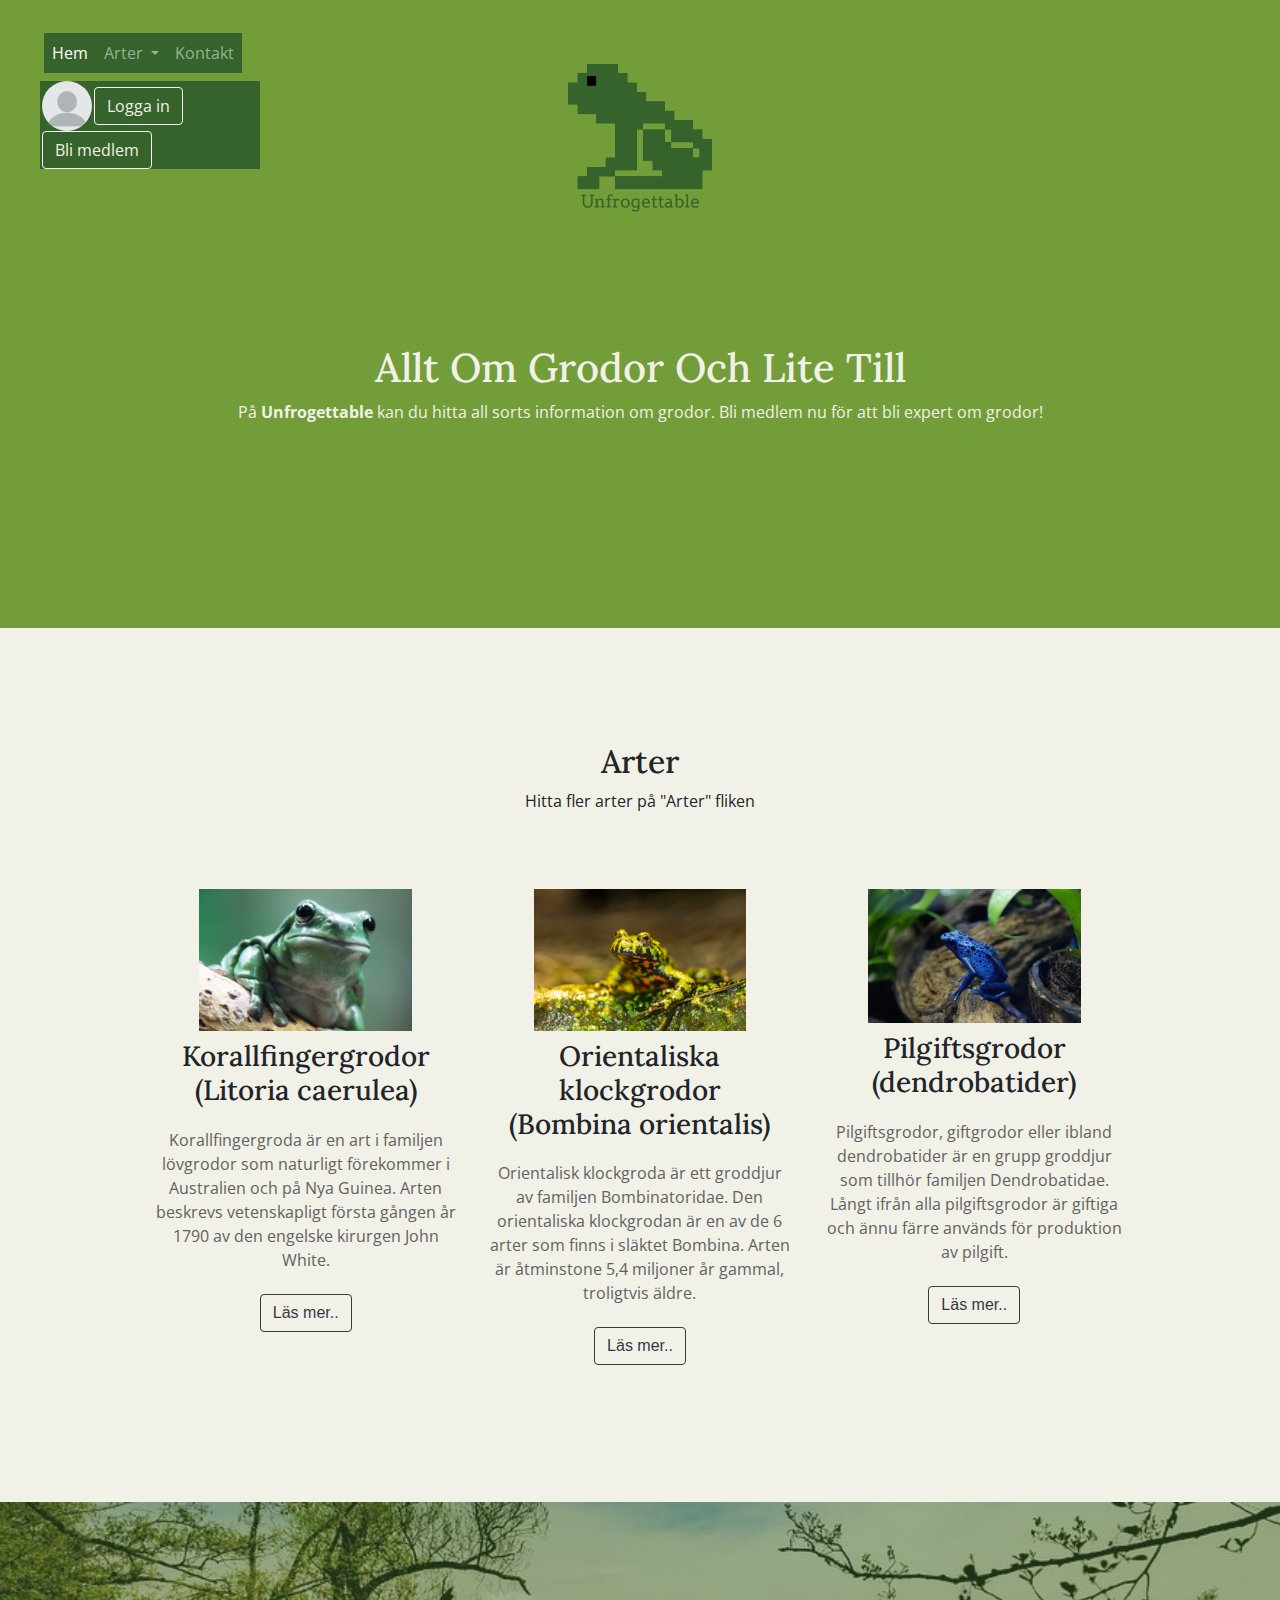
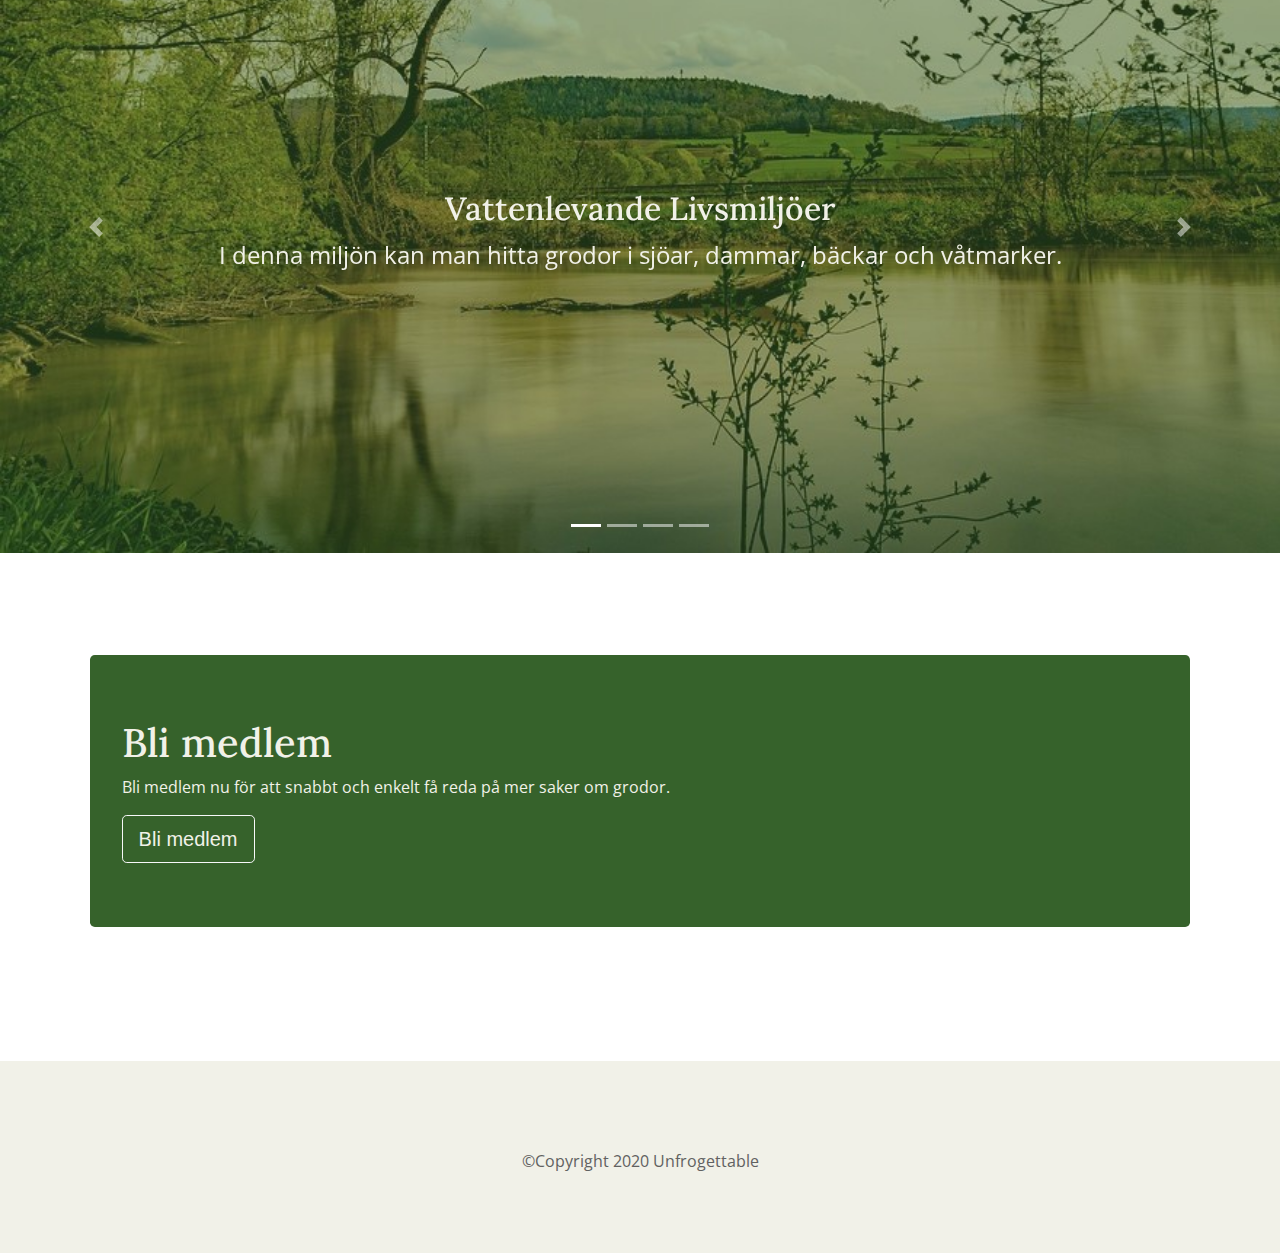
<file: index.html>
<!DOCTYPE html>
<html lang="sv">

<head>
	<meta charset="UTF-8">
	<link rel="stylesheet" href="main.css">
	<!-- Bootstrap: CSS -->
	<link rel="stylesheet" href="https://stackpath.bootstrapcdn.com/bootstrap/4.3.1/css/bootstrap.min.css" integrity="sha384-ggOyR0iXCbMQv3Xipma34MD+dH/1fQ784/j6cY/iJTQUOhcWr7x9JvoRxT2MZw1T" crossorigin="anonymous">
	<!-- Bootstrap: JS -->
	<script src="https://code.jquery.com/jquery-3.3.1.slim.min.js" integrity="sha384-q8i/X+965DzO0rT7abK41JStQIAqVgRVzpbzo5smXKp4YfRvH+8abtTE1Pi6jizo" crossorigin="anonymous"></script>
	<script src="https://cdnjs.cloudflare.com/ajax/libs/popper.js/1.14.7/umd/popper.min.js" integrity="sha384-UO2eT0CpHqdSJQ6hJty5KVphtPhzWj9WO1clHTMGa3JDZwrnQq4sF86dIHNDz0W1" crossorigin="anonymous"></script>
	<script src="https://stackpath.bootstrapcdn.com/bootstrap/4.3.1/js/bootstrap.min.js" integrity="sha384-JjSmVgyd0p3pXB1rRibZUAYoIIy6OrQ6VrjIEaFf/nJGzIxFDsf4x0xIM+B07jRM" crossorigin="anonymous"></script>
	<!-- Google Fonts: Arvo & Open Sans -->
	<link href="https://fonts.googleapis.com/css2?family=Arvo&family=Open+Sans&display=swap" rel="stylesheet">
	<!-- Font Awesome -->
	<link rel="stylesheet" href="https://pro.fontawesome.com/releases/v5.10.0/css/all.css" integrity="sha384-AYmEC3Yw5cVb3ZcuHtOA93w35dYTsvhLPVnYs9eStHfGJvOvKxVfELGroGkvsg+p" crossorigin="anonymous" />

	<link rel="icon" href="favicon.ico" type="image" sizes="16x16">

	<title>Unfrogettable</title>
</head>

<body>
	<button onclick="topFunction()" id="myBtn" title="Gå högst upp">Top</button>
	<section id="titel">
		<div class="container-fluid">
			<!-- Navbar -->

			<div class="header">
				<nav class="navbar navbar-expand-lg navbar-dark">
					<a class="navbar-brand" href="#"><img src="unfrogettableLogo.png" alt="Logga"></a>
					<button class="navbar-toggler" type="button" data-toggle="collapse" data-target="#navbarSupportedContent" aria-controls="navbarSupportedContent" aria-expanded="false" aria-label="Toggle navigation">
						<span class="navbar-toggler-icon"></span>
					</button>

					<div class="collapse navbar-collapse" id="navbarSupportedContent">
						<ul class="navbar-nav mr-auto">
							<li class="nav-item active">
								<a class="nav-link" href="index.html"><i class="fas fa-home"></i> Hem<span class="sr-only">(current)</span></a>
							</li>
							<li class="nav-item dropdown">
								<a class="nav-link dropdown-toggle" href="arter.html" id="navbarDropdown" role="button" data-toggle="dropdown" aria-haspopup="true" aria-expanded="false">
									<i class="fas fa-frog"></i> Arter
								</a>
								<div class="dropdown-menu" aria-labelledby="navbarDropdown">
									<a class="dropdown-item" href="arter.html">Visa alla arter</a>
									<a class="dropdown-item" href="korallfingergrodor.html">Korallfingergrodor</a>
									<a class="dropdown-item" href="#">Orientaliska klockgrodor</a>
									<a class="dropdown-item" href="#">Pilgiftsgrodor</a>
									<a class="dropdown-item" href="#">Åkergroda</a>
									<a class="dropdown-item" href="#">Lövgroda</a>
									<a class="dropdown-item" href="#">Gölgroda</a>
									<a class="dropdown-item" href="#">Långbensgroda</a>
								</div>
							</li>

							<li class="nav-item">
								<a class="nav-link" href="medlem.html"><i class="far fa-envelope"></i> Kontakt</a>
							</li>

						</ul>
					</div>
				</nav>
				<div class="medlem-login">
					<form class=" form-inline my-2 my-lg-0">
						<img src="profilepic.png" class="medlem-padd" alt="Profil Bild">
						<a class="btn btn-outline-light medlem-padd" href="medlem.html" role="button">Logga in</a>
						<a class="btn btn-outline-light medlem-padd" href="medlem.html" role="button">Bli medlem</a>
					</form>
				</div>
			</div>
			<!-- Titel -->

			<div class="slogan">
				<h1>Allt Om Grodor Och Lite Till</h1>
				<p>På <strong>Unfrogettable</strong> kan du hitta all sorts information om grodor. Bli medlem nu för att bli expert om grodor!</p>
			</div>
		</div>

	</section>

	<section id="arter">
		<h2>Arter</h2>
		<p>Hitta fler arter på "Arter" fliken</p>
		<div class="row">

			<div class="arter-box col-lg-4">
				<img src="korallfingergrodor.png" alt="Korallfingergrodor">
				<h3>Korallfingergrodor <br> (Litoria caerulea)</h3>
				<p>Korallfingergroda är en art i familjen lövgrodor som naturligt förekommer i Australien och på Nya Guinea. Arten beskrevs vetenskapligt första gången år 1790 av den engelske kirurgen John White.</p>
				<a href="#" class="btn btn-outline-dark"><i class="fas fa-frog"></i> Läs mer..</a>
			</div>

			<div class="arter-box col-lg-4">
				<img src="orientaliskaKlockgrodor.jpg" alt="Orientaliska klockgrodor">
				<h3>Orientaliska klockgrodor <br> (Bombina orientalis)</h3>
				<p>Orientalisk klockgroda är ett groddjur av familjen Bombinatoridae. Den orientaliska klockgrodan är en av de 6 arter som finns i släktet Bombina. Arten är åtminstone 5,4 miljoner år gammal, troligtvis äldre.</p>
				<a href="#" class="btn btn-outline-dark"><i class="fas fa-frog"></i> Läs mer..</a>
			</div>

			<div class="arter-box col-lg-4">
				<img src="pilgiftsgrodor.jpg" alt="Pilgiftsgrodor">
				<h3>Pilgiftsgrodor <br> (dendrobatider) </h3>
				<p>Pilgiftsgrodor, giftgrodor eller ibland dendrobatider är en grupp groddjur som tillhör familjen Dendrobatidae. Långt ifrån alla pilgiftsgrodor är giftiga och ännu färre används för produktion av pilgift.</p>
				<a href="#" class="btn btn-outline-dark"><i class="fas fa-frog"></i> Läs mer..</a>
			</div>
		</div>

	</section>

	<section id="miljo">

		<div id="carouselExampleCaptions" class="carousel slide" data-ride="carousel">
			<ol class="carousel-indicators">
				<li data-target="#carouselExampleCaptions" data-slide-to="0" class="active"></li>
				<li data-target="#carouselExampleCaptions" data-slide-to="1"></li>
				<li data-target="#carouselExampleCaptions" data-slide-to="2"></li>
				<li data-target="#carouselExampleCaptions" data-slide-to="3"></li>
			</ol>
			<div class="carousel-inner">
				<div class="carousel-item active">
					<img src="vattenLivsmiljo.jpg" class="d-block w-100" alt="1">
					<div class="carousel-caption d-none d-md-block">
						<h3>Vattenlevande Livsmiljöer</h3>
						<p>I denna miljön kan man hitta grodor i sjöar, dammar, bäckar och våtmarker.</p>
					</div>
				</div>
				<div class="carousel-item">
					<img src="sandLivsmiljo.jpg" class="d-block w-100" alt="2">
					<div class="carousel-caption d-none d-md-block">
						<h3>Sandiga Livsmiljöer</h3>
						<p>I denna miljön kan man hitta grodor i sandjord, gräsmark och halvökenförhållanden.</p>
					</div>
				</div>
				<div class="carousel-item">
					<img src="tropiskLivsmiljo.jpg" class="d-block w-100" alt="3">
					<div class="carousel-caption d-none d-md-block">
						<h3>Tropiska Livsmiljöer</h3>
						<p>I denna miljö kan man hitta grodor i regnskogar.</p>
					</div>
				</div>
				<div class="carousel-item">
					<img src="grasmarkLivsmiljo.jpg" class="d-block w-100" alt="4">
					<div class="carousel-caption d-none d-md-block">
						<h3>Gräsmarks Livsmiljöer</h3>
						<p>I denna miljö kan man hitta grodor i parker, gräsmark och trädgårdar.</p>
					</div>
				</div>
			</div>
			<a class="carousel-control-prev" href="#carouselExampleCaptions" role="button" data-slide="prev">
				<span class="carousel-control-prev-icon" aria-hidden="true"></span>
				<span class="sr-only">Previous</span>
			</a>
			<a class="carousel-control-next" href="#carouselExampleCaptions" role="button" data-slide="next">
				<span class="carousel-control-next-icon" aria-hidden="true"></span>
				<span class="sr-only">Next</span>
			</a>
		</div>

	</section>

	<section id="medlem">

		<div class="jumbotron">
			<h1><i class="fas fa-frog"></i> Bli medlem</h1>
			<p>Bli medlem nu för att snabbt och enkelt få reda på mer saker om grodor.</p>
			<a class="btn btn-outline-light btn-lg" href="medlem.html" role="button">Bli medlem</a>
		</div>
	</section>
	<section id="footer">
		<footer>
			<i class="footer-icons fab fa-twitter"></i>
			<i class="footer-icons fab fa-facebook-f"></i>
			<i class="footer-icons fab fa-instagram"></i>
			<i class="footer-icons fas fa-envelope"></i>
			<p class="footer-p">©Copyright 2020 Unfrogettable</p>
		</footer>
	</section>
	<script src="main.js"></script>
</body>

</html>
</file>
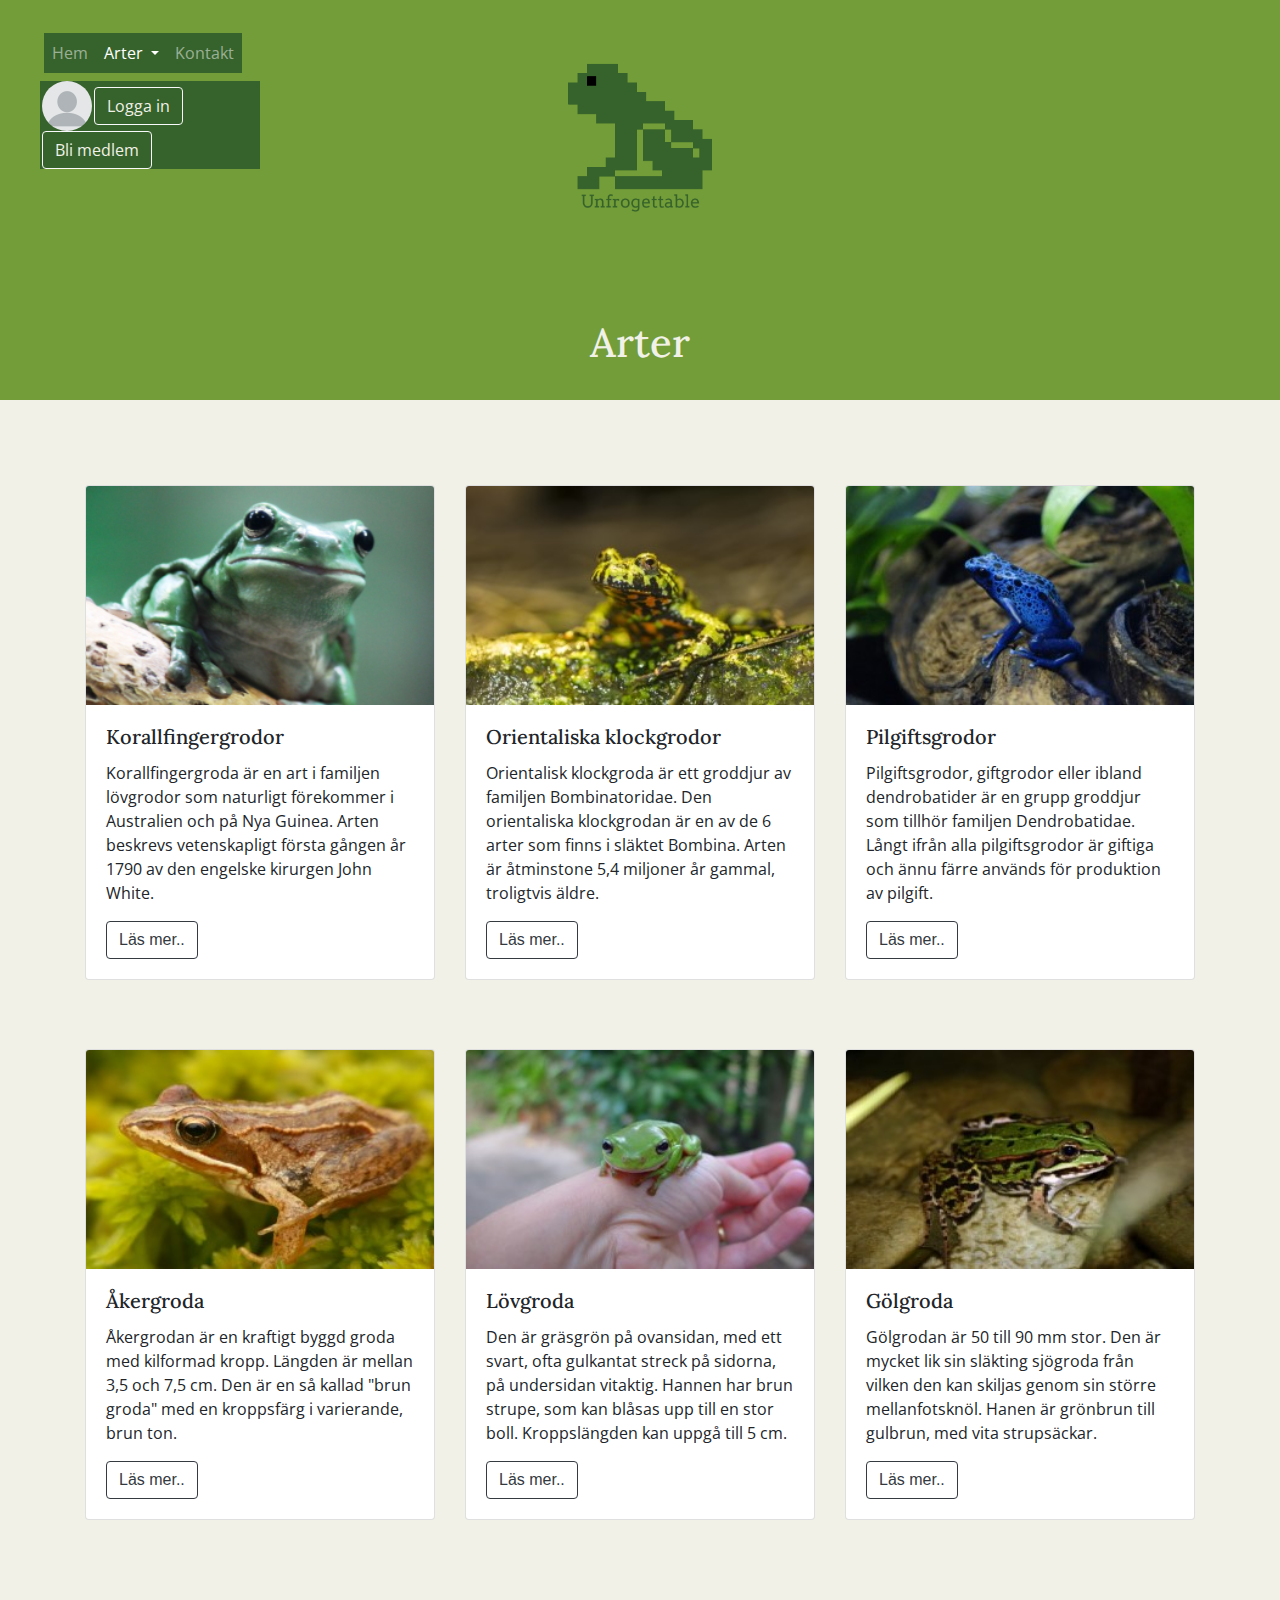
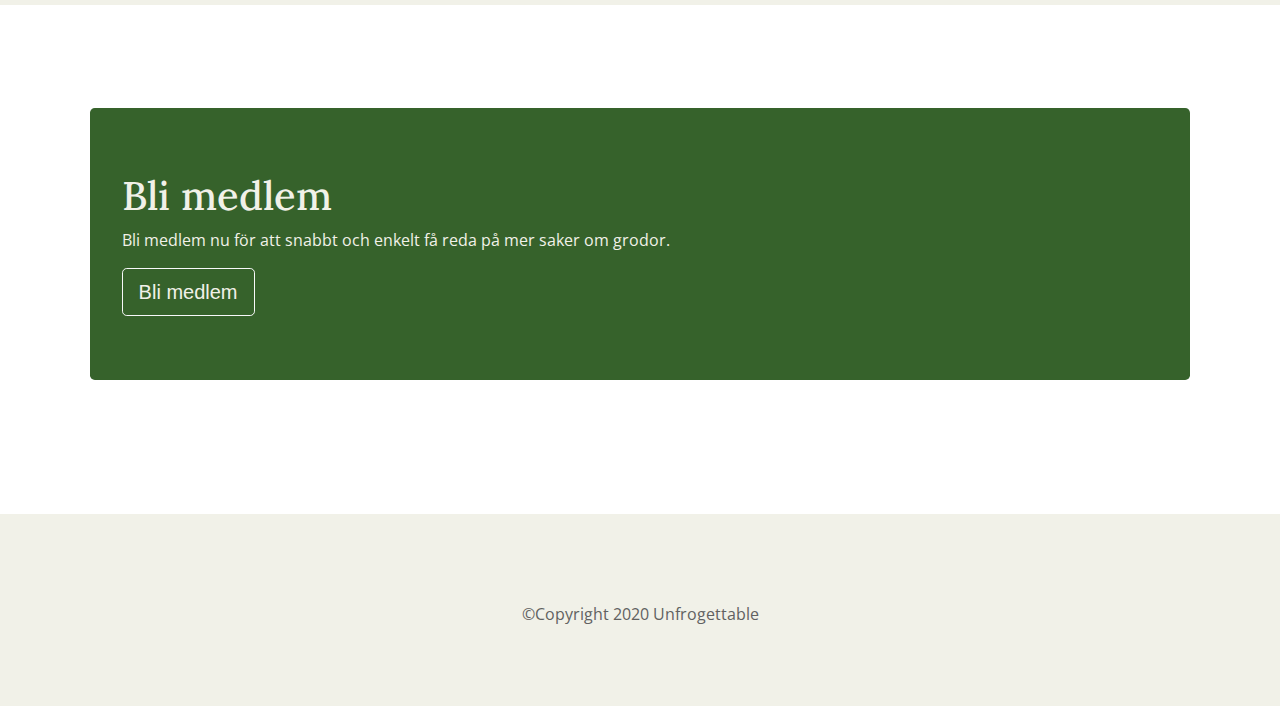
<file: arter.html>
<!DOCTYPE html>
<html lang="sv">

<head>
	<meta charset="UTF-8">
	<link rel="stylesheet" href="main.css">
	<!-- Bootstrap: CSS -->
	<link rel="stylesheet" href="https://stackpath.bootstrapcdn.com/bootstrap/4.3.1/css/bootstrap.min.css" integrity="sha384-ggOyR0iXCbMQv3Xipma34MD+dH/1fQ784/j6cY/iJTQUOhcWr7x9JvoRxT2MZw1T" crossorigin="anonymous">
	<!-- Bootstrap: JS -->
	<script src="https://code.jquery.com/jquery-3.3.1.slim.min.js" integrity="sha384-q8i/X+965DzO0rT7abK41JStQIAqVgRVzpbzo5smXKp4YfRvH+8abtTE1Pi6jizo" crossorigin="anonymous"></script>
	<script src="https://cdnjs.cloudflare.com/ajax/libs/popper.js/1.14.7/umd/popper.min.js" integrity="sha384-UO2eT0CpHqdSJQ6hJty5KVphtPhzWj9WO1clHTMGa3JDZwrnQq4sF86dIHNDz0W1" crossorigin="anonymous"></script>
	<script src="https://stackpath.bootstrapcdn.com/bootstrap/4.3.1/js/bootstrap.min.js" integrity="sha384-JjSmVgyd0p3pXB1rRibZUAYoIIy6OrQ6VrjIEaFf/nJGzIxFDsf4x0xIM+B07jRM" crossorigin="anonymous"></script>
	<!-- Google Fonts: Arvo & Open Sans -->
	<link href="https://fonts.googleapis.com/css2?family=Arvo&family=Open+Sans&display=swap" rel="stylesheet">
	<!-- Font Awesome -->
	<link rel="stylesheet" href="https://pro.fontawesome.com/releases/v5.10.0/css/all.css" integrity="sha384-AYmEC3Yw5cVb3ZcuHtOA93w35dYTsvhLPVnYs9eStHfGJvOvKxVfELGroGkvsg+p" crossorigin="anonymous" />

	<link rel="icon" href="favicon.ico" type="image" sizes="16x16">

	<title>Unfrogettable - Arter</title>
</head>

<body>
	<button onclick="topFunction()" id="myBtn" title="Gå högst upp">Top</button>
	<section id="titel">
		<div class="container-fluid">
			<!-- Navbar -->

			<div class="header">
				<nav class="navbar navbar-expand-lg navbar-dark">
					<a class="navbar-brand" href="#"><img src="unfrogettableLogo.png" alt="Logga"></a>
					<button class="navbar-toggler" type="button" data-toggle="collapse" data-target="#navbarSupportedContent" aria-controls="navbarSupportedContent" aria-expanded="false" aria-label="Toggle navigation">
						<span class="navbar-toggler-icon"></span>
					</button>

					<div class="collapse navbar-collapse" id="navbarSupportedContent">
						<ul class="navbar-nav mr-auto">
							<li class="nav-item ">
								<a class="nav-link" href="index.html"><i class="fas fa-home"></i> Hem<span class="sr-only">(current)</span></a>
							</li>
							<li class="nav-item dropdown">
								<a class="nav-link dropdown-toggle active" href="arter.html" id="navbarDropdown" role="button" data-toggle="dropdown" aria-haspopup="true" aria-expanded="false">
									<i class="fas fa-frog"></i> Arter
								</a>
								<div class="dropdown-menu" aria-labelledby="navbarDropdown">
									<a class="dropdown-item" href="arter.html">Visa alla arter</a>
									<a class="dropdown-item" href="korallfingergrodor.html">Korallfingergrodor</a>
									<a class="dropdown-item" href="#">Orientaliska klockgrodor</a>
									<a class="dropdown-item" href="#">Pilgiftsgrodor</a>
									<a class="dropdown-item" href="#">Åkergroda</a>
									<a class="dropdown-item" href="#">Lövgroda</a>
									<a class="dropdown-item" href="#">Gölgroda</a>
								</div>
							</li>

							<li class="nav-item">
								<a class="nav-link" href="medlem.html"><i class="far fa-envelope"></i> Kontakt</a>
							</li>

						</ul>
					</div>
				</nav>
				<div class="medlem-login">
					<form class=" form-inline my-2 my-lg-0">
						<img src="profilepic.png" class="medlem-padd" alt="Profil Bild">
						<a class="btn btn-outline-light medlem-padd" href="medlem.html" role="button">Logga in</a>
						<a class="btn btn-outline-light medlem-padd" href="medlem.html" role="button">Bli medlem</a>
					</form>
				</div>
			</div>
			<!-- Titel -->

			<div class="arter-slogan">
				<h1>Arter</h1>
			</div>
		</div>

	</section>

	<section id="lista">
		<div class="container">
			<div class="row">
				<div class="col-lg-4 arter-card">
					<div class="card mb">
						<img class="card-img-top" src="korallfingergrodorCard.png" alt="Korallfingergrodor">
						<div class="card-body mb">
							<h5 class="card-title">Korallfingergrodor</h5>
							<p class="card-text">Korallfingergroda är en art i familjen lövgrodor som naturligt förekommer i Australien och på Nya Guinea. Arten beskrevs vetenskapligt första gången år 1790 av den engelske kirurgen John White.</p>
							<button type="button" class="btn btn-outline-dark mb"><i class="fas fa-frog"></i> Läs mer..</button>
						</div>
					</div>
				</div>
				<div class="col-lg-4 arter-card">
					<div class="card mb">
						<img class="card-img-top" src="orientaliskaKlockgrodorCard.jpg" alt="Orientaliska klockgrodor">
						<div class="card-body mb">
							<h5 class="card-title">Orientaliska klockgrodor</h5>
							<p class="card-text">Orientalisk klockgroda är ett groddjur av familjen Bombinatoridae. Den orientaliska klockgrodan är en av de 6 arter som finns i släktet Bombina. Arten är åtminstone 5,4 miljoner år gammal, troligtvis äldre.</p>
							<button type="button" class="btn btn-outline-dark mb"><i class="fas fa-frog"></i> Läs mer..</button>
						</div>
					</div>
				</div>
				<div class="col-lg-4 arter-card">
					<div class="card mb">
						<img class="card-img-top" src="pilgiftsgrodorCard.jpg" alt="Pilgiftsgrodor">
						<div class="card-body mb">
							<h5 class="card-title">Pilgiftsgrodor</h5>
							<p class="card-text">Pilgiftsgrodor, giftgrodor eller ibland dendrobatider är en grupp groddjur som tillhör familjen Dendrobatidae. Långt ifrån alla pilgiftsgrodor är giftiga och ännu färre används för produktion av pilgift.</p>
							<button type="button" class="btn btn-outline-dark mb"><i class="fas fa-frog"></i> Läs mer..</button>
						</div>
					</div>
				</div>
			</div>
			<div class="row">
				<div class="col-lg-4 arter-card">
					<div class="card mb">
						<img class="card-img-top" src="akergrodaCard.jpg" alt="Åkergroda">
						<div class="card-body mb">
							<h5 class="card-title">Åkergroda</h5>
							<p class="card-text">Åkergrodan är en kraftigt byggd groda med kilformad kropp. Längden är mellan 3,5 och 7,5 cm. Den är en så kallad "brun groda" med en kroppsfärg i varierande, brun ton.</p>
							<button type="button" class="btn btn-outline-dark mb"><i class="fas fa-frog"></i> Läs mer..</button>
						</div>
					</div>
				</div>
				<div class="col-lg-4 arter-card">
					<div class="card mb">
						<img class="card-img-top" src="lovgrodaCard.jpg" alt="Lövgroda">
						<div class="card-body mb">
							<h5 class="card-title">Lövgroda</h5>
							<p class="card-text">Den är gräsgrön på ovansidan, med ett svart, ofta gulkantat streck på sidorna, på undersidan vitaktig. Hannen har brun strupe, som kan blåsas upp till en stor boll. Kroppslängden kan uppgå till 5 cm.</p>
							<button type="button" class="btn btn-outline-dark mb"><i class="fas fa-frog"></i> Läs mer..</button>
						</div>
					</div>
				</div>
				<div class="col-lg-4 arter-card">
					<div class="card mb">
						<img class="card-img-top" src="golgrodaCard.jpg" alt="Gölgroda">
						<div class="card-body mb">
							<h5 class="card-title">Gölgroda</h5>
							<p class="card-text">Gölgrodan är 50 till 90 mm stor. Den är mycket lik sin släkting sjögroda från vilken den kan skiljas genom sin större mellanfotsknöl. Hanen är grönbrun till gulbrun, med vita strupsäckar.</p>
							<button type="button" class="btn btn-outline-dark mb"><i class="fas fa-frog"></i> Läs mer..</button>
						</div>
					</div>
				</div>
			</div>
		</div>
	</section>

	<section id="medlem">

		<div class="jumbotron">
			<h1><i class="fas fa-frog"></i> Bli medlem</h1>
			<p>Bli medlem nu för att snabbt och enkelt få reda på mer saker om grodor.</p>
			<a class="btn btn-outline-light btn-lg" href="medlem.html" role="button">Bli medlem</a>
		</div>
	</section>
	<section id="footer">
		<footer>
			<i class="footer-icons fab fa-twitter"></i>
			<i class="footer-icons fab fa-facebook-f"></i>
			<i class="footer-icons fab fa-instagram"></i>
			<i class="footer-icons fas fa-envelope"></i>
			<p class="footer-p">©Copyright 2020 Unfrogettable</p>
		</footer>
	</section>
	<script src="main.js"></script>
</body>

</html>
</file>
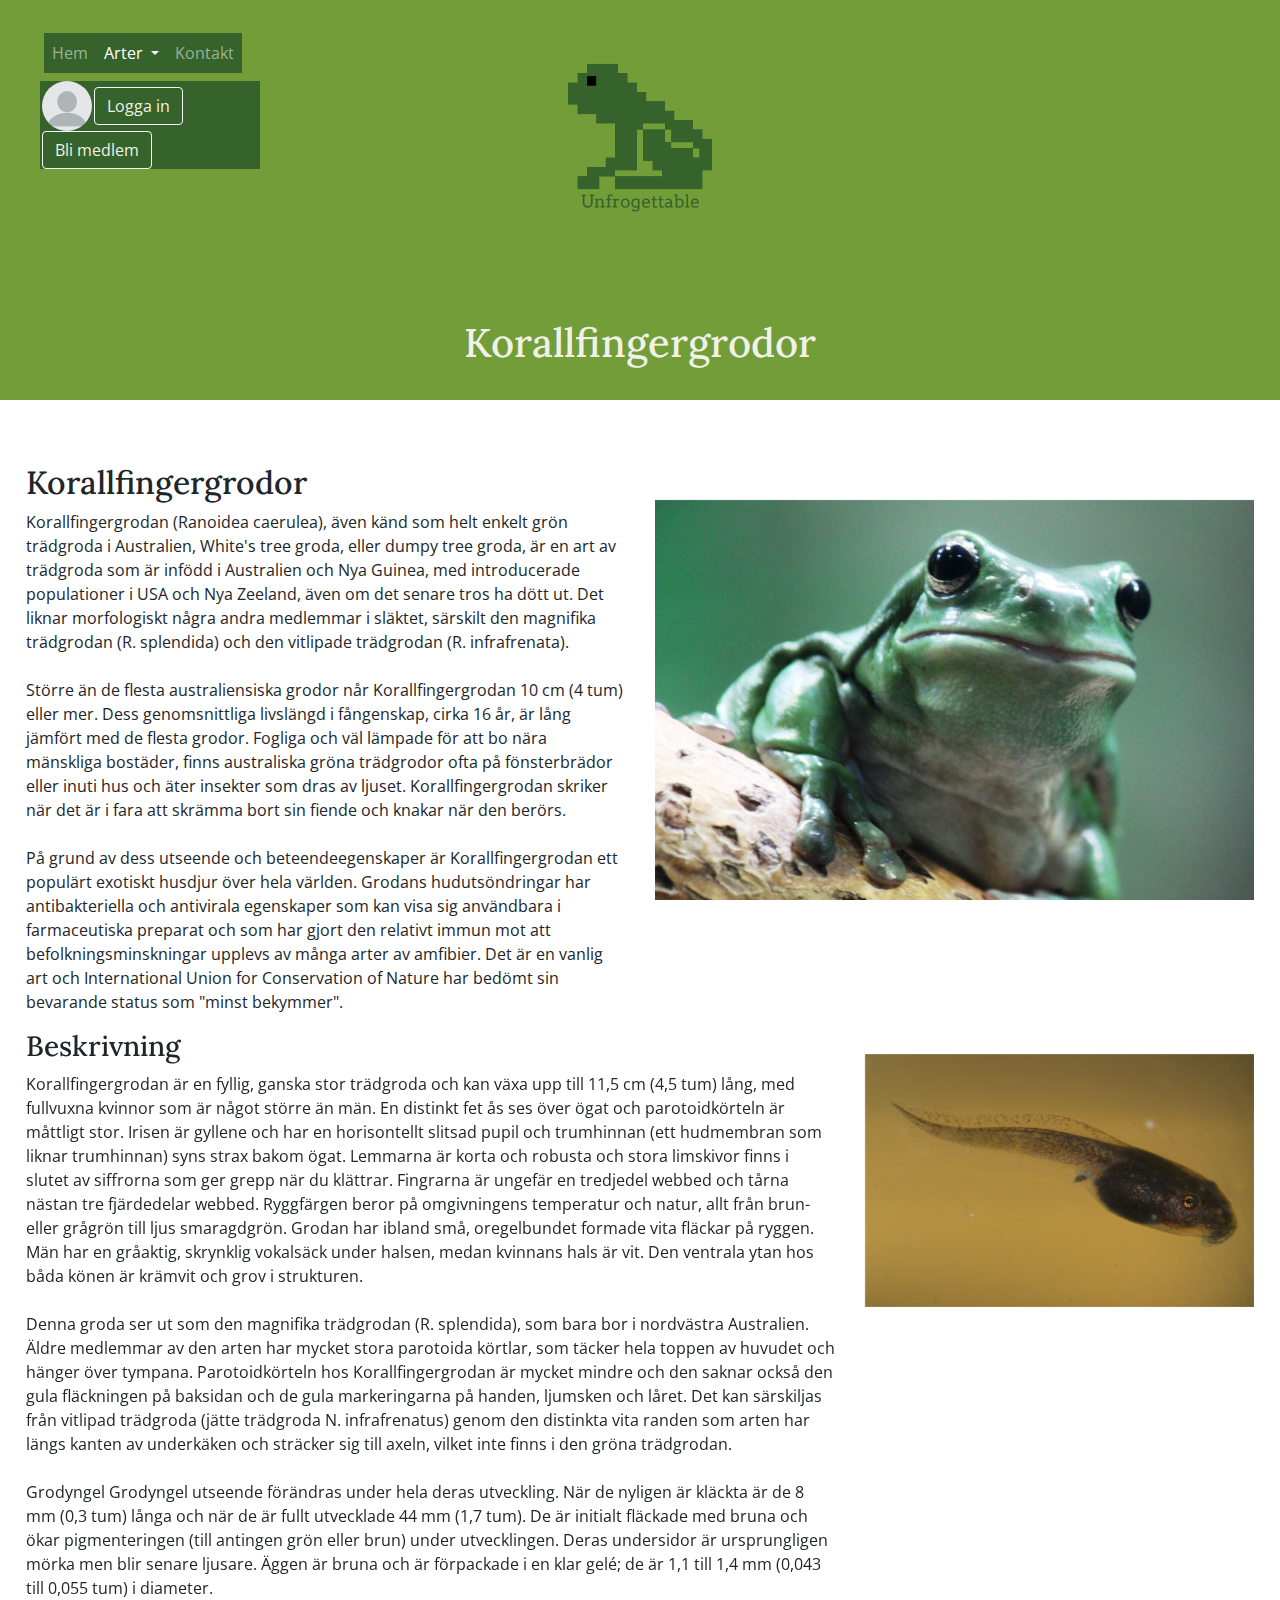
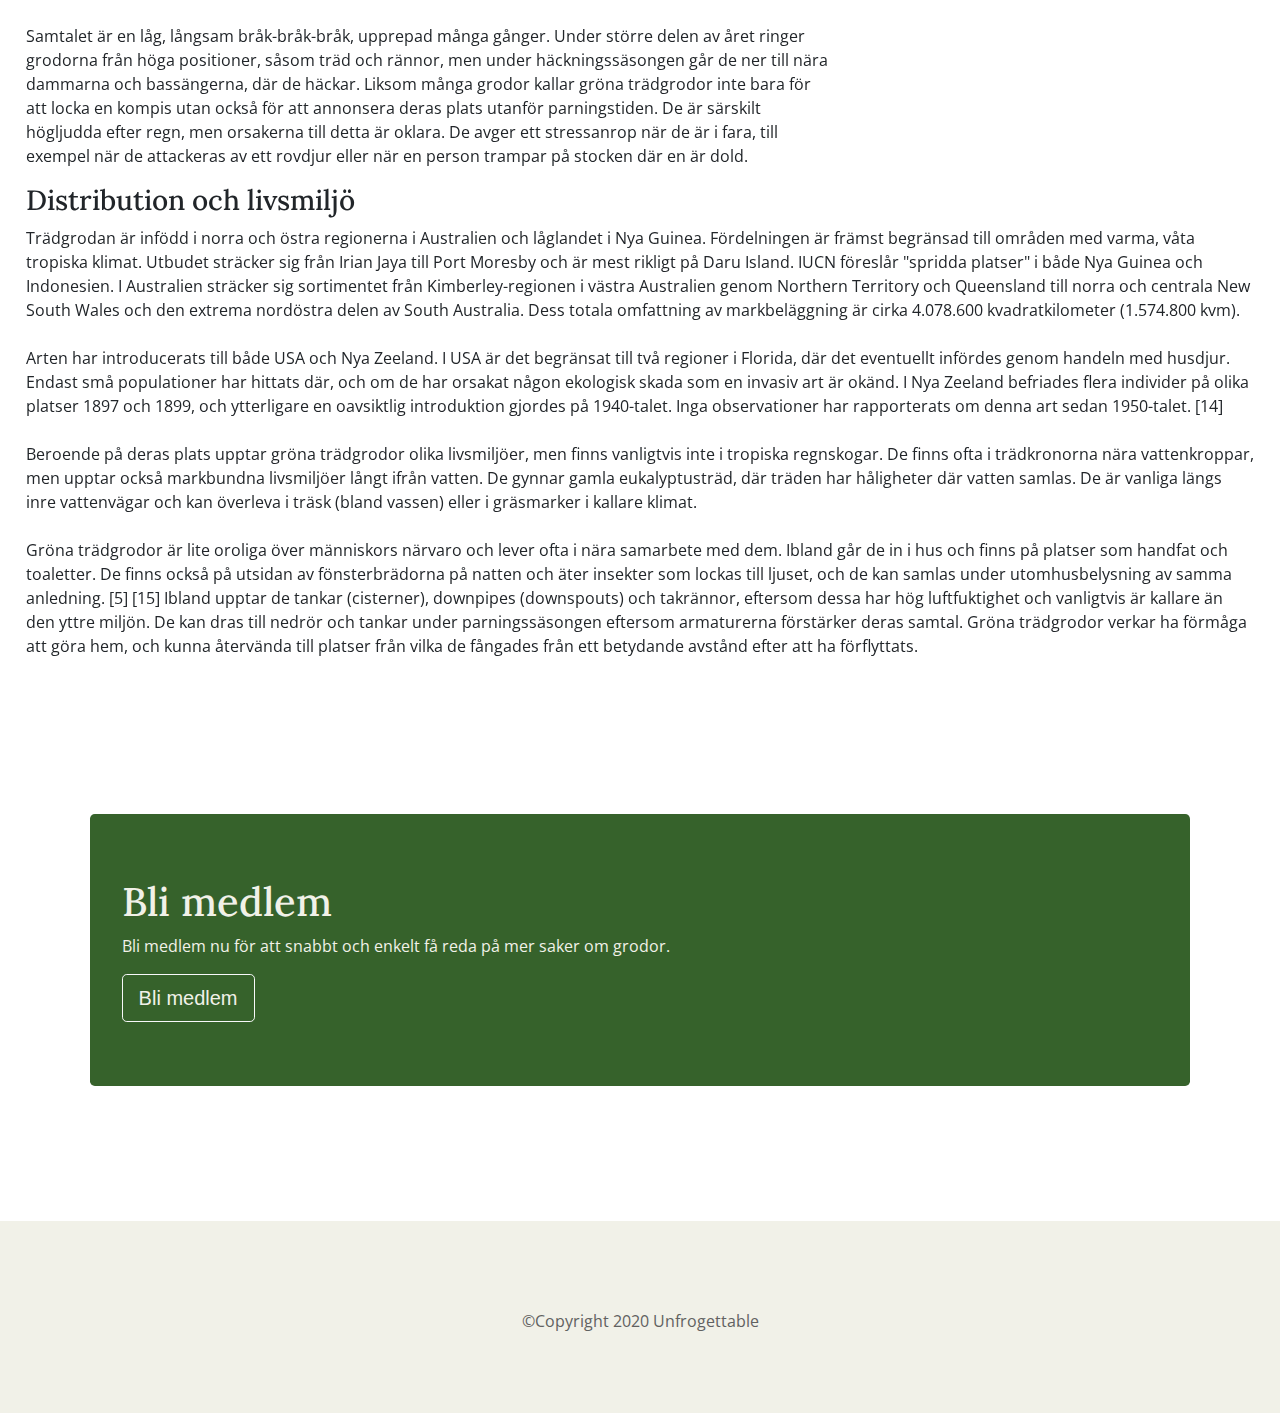
<file: korallfingergrodor.html>
<!DOCTYPE html>
<html lang="sv">

<head>
	<meta charset="UTF-8">
	<link rel="stylesheet" href="main.css">
	<!-- Bootstrap: CSS -->
	<link rel="stylesheet" href="https://stackpath.bootstrapcdn.com/bootstrap/4.3.1/css/bootstrap.min.css" integrity="sha384-ggOyR0iXCbMQv3Xipma34MD+dH/1fQ784/j6cY/iJTQUOhcWr7x9JvoRxT2MZw1T" crossorigin="anonymous">
	<!-- Bootstrap: JS -->
	<script src="https://code.jquery.com/jquery-3.3.1.slim.min.js" integrity="sha384-q8i/X+965DzO0rT7abK41JStQIAqVgRVzpbzo5smXKp4YfRvH+8abtTE1Pi6jizo" crossorigin="anonymous"></script>
	<script src="https://cdnjs.cloudflare.com/ajax/libs/popper.js/1.14.7/umd/popper.min.js" integrity="sha384-UO2eT0CpHqdSJQ6hJty5KVphtPhzWj9WO1clHTMGa3JDZwrnQq4sF86dIHNDz0W1" crossorigin="anonymous"></script>
	<script src="https://stackpath.bootstrapcdn.com/bootstrap/4.3.1/js/bootstrap.min.js" integrity="sha384-JjSmVgyd0p3pXB1rRibZUAYoIIy6OrQ6VrjIEaFf/nJGzIxFDsf4x0xIM+B07jRM" crossorigin="anonymous"></script>
	<!-- Google Fonts: Arvo & Open Sans -->
	<link href="https://fonts.googleapis.com/css2?family=Arvo&family=Open+Sans&display=swap" rel="stylesheet">
	<!-- Font Awesome -->
	<link rel="stylesheet" href="https://pro.fontawesome.com/releases/v5.10.0/css/all.css" integrity="sha384-AYmEC3Yw5cVb3ZcuHtOA93w35dYTsvhLPVnYs9eStHfGJvOvKxVfELGroGkvsg+p" crossorigin="anonymous" />

	<link rel="icon" href="favicon.ico" type="image" sizes="16x16">

	<title>Unfrogettable - Korallfingergrodor</title>
</head>

<body>
	<button onclick="topFunction()" id="myBtn" title="Gå högst upp">Top</button>
	<section id="titel">
		<div class="container-fluid">
			<!-- Navbar -->

			<div class="header">
				<nav class="navbar navbar-expand-lg navbar-dark">
					<a class="navbar-brand" href="#"><img src="unfrogettableLogo.png" alt="Logga"></a>
					<button class="navbar-toggler" type="button" data-toggle="collapse" data-target="#navbarSupportedContent" aria-controls="navbarSupportedContent" aria-expanded="false" aria-label="Toggle navigation">
						<span class="navbar-toggler-icon"></span>
					</button>

					<div class="collapse navbar-collapse" id="navbarSupportedContent">
						<ul class="navbar-nav mr-auto">
							<li class="nav-item ">
								<a class="nav-link" href="index.html"><i class="fas fa-home"></i> Hem<span class="sr-only">(current)</span></a>
							</li>
							<li class="nav-item dropdown">
								<a class="nav-link dropdown-toggle active" href="arter.html" id="navbarDropdown" role="button" data-toggle="dropdown" aria-haspopup="true" aria-expanded="false">
									<i class="fas fa-frog"></i> Arter
								</a>
								<div class="dropdown-menu" aria-labelledby="navbarDropdown">
									<a class="dropdown-item" href="arter.html">Visa alla arter</a>
									<a class="dropdown-item active" href="korallfingergrodor.html">Korallfingergrodor</a>
									<a class="dropdown-item" href="#">Orientaliska klockgrodor</a>
									<a class="dropdown-item" href="#">Pilgiftsgrodor</a>
									<a class="dropdown-item" href="#">Åkergroda</a>
									<a class="dropdown-item" href="#">Lövgroda</a>
									<a class="dropdown-item" href="#">Gölgroda</a>
								</div>
							</li>

							<li class="nav-item">
								<a class="nav-link" href="medlem.html"><i class="far fa-envelope"></i> Kontakt</a>
							</li>

						</ul>
					</div>
				</nav>
				<div class="medlem-login">
					<form class=" form-inline my-2 my-lg-0">
						<img src="profilepic.png" class="medlem-padd" alt="Profil Bild">
						<a class="btn btn-outline-light medlem-padd" href="medlem.html" role="button">Logga in</a>
						<a class="btn btn-outline-light medlem-padd" href="medlem.html" role="button">Bli medlem</a>
					</form>
				</div>
			</div>
			<!-- Titel -->

			<div class="arter-slogan">
				<h1>Korallfingergrodor</h1>
			</div>
		</div>

	</section>
	<section id="korallfingergrodor">
		<div class="koral">
			<div class="row">
				<div class="col-md-6">
					<h2>Korallfingergrodor</h2>
					<p>Korallfingergrodan (Ranoidea caerulea), även känd som helt enkelt grön trädgroda i Australien, White's tree groda, eller dumpy tree groda, är en art av trädgroda som är infödd i Australien och Nya Guinea, med introducerade populationer i USA och Nya Zeeland, även om det senare tros ha dött ut. Det liknar morfologiskt några andra medlemmar i släktet, särskilt den magnifika trädgrodan (R. splendida) och den vitlipade trädgrodan (R. infrafrenata).

						<br><br>

						Större än de flesta australiensiska grodor når Korallfingergrodan 10 cm (4 tum) eller mer. Dess genomsnittliga livslängd i fångenskap, cirka 16 år, är lång jämfört med de flesta grodor. Fogliga och väl lämpade för att bo nära mänskliga bostäder, finns australiska gröna trädgrodor ofta på fönsterbrädor eller inuti hus och äter insekter som dras av ljuset. Korallfingergrodan skriker när det är i fara att skrämma bort sin fiende och knakar när den berörs.

						<br><br>

						På grund av dess utseende och beteendeegenskaper är Korallfingergrodan ett populärt exotiskt husdjur över hela världen. Grodans hudutsöndringar har antibakteriella och antivirala egenskaper som kan visa sig användbara i farmaceutiska preparat och som har gjort den relativt immun mot att befolkningsminskningar upplevs av många arter av amfibier. Det är en vanlig art och International Union for Conservation of Nature har bedömt sin bevarande status som "minst bekymmer".</p>
				</div>
				<div class="col-md-6">
					<img src="korallfingergrodor.png" alt="Korallfingergrodor">
				</div>
			</div>
			<div class="row">
				<div class="col-md-8">
					<h3>Beskrivning</h3>
					<p>
						Korallfingergrodan är en fyllig, ganska stor trädgroda och kan växa upp till 11,5 cm (4,5 tum) lång, med fullvuxna kvinnor som är något större än män. En distinkt fet ås ses över ögat och parotoidkörteln är måttligt stor. Irisen är gyllene och har en horisontellt slitsad pupil och trumhinnan (ett hudmembran som liknar trumhinnan) syns strax bakom ögat. Lemmarna är korta och robusta och stora limskivor finns i slutet av siffrorna som ger grepp när du klättrar. Fingrarna är ungefär en tredjedel webbed och tårna nästan tre fjärdedelar webbed. Ryggfärgen beror på omgivningens temperatur och natur, allt från brun- eller grågrön till ljus smaragdgrön. Grodan har ibland små, oregelbundet formade vita fläckar på ryggen. Män har en gråaktig, skrynklig vokalsäck under halsen, medan kvinnans hals är vit. Den ventrala ytan hos båda könen är krämvit och grov i strukturen.

						<br><br>

						Denna groda ser ut som den magnifika trädgrodan (R. splendida), som bara bor i nordvästra Australien. Äldre medlemmar av den arten har mycket stora parotoida körtlar, som täcker hela toppen av huvudet och hänger över tympana. Parotoidkörteln hos Korallfingergrodan är mycket mindre och den saknar också den gula fläckningen på baksidan och de gula markeringarna på handen, ljumsken och låret. Det kan särskiljas från vitlipad trädgroda (jätte trädgroda N. infrafrenatus) genom den distinkta vita randen som arten har längs kanten av underkäken och sträcker sig till axeln, vilket inte finns i den gröna trädgrodan.

						<br><br>

						Grodyngel
						Grodyngel utseende förändras under hela deras utveckling. När de nyligen är kläckta är de 8 mm (0,3 tum) långa och när de är fullt utvecklade 44 mm (1,7 tum). De är initialt fläckade med bruna och ökar pigmenteringen (till antingen grön eller brun) under utvecklingen. Deras undersidor är ursprungligen mörka men blir senare ljusare. Äggen är bruna och är förpackade i en klar gelé; de är 1,1 till 1,4 mm (0,043 till 0,055 tum) i diameter.

						<br><br>

						Samtalet är en låg, långsam bråk-bråk-bråk, upprepad många gånger. Under större delen av året ringer grodorna från höga positioner, såsom träd och rännor, men under häckningssäsongen går de ner till nära dammarna och bassängerna, där de häckar. Liksom många grodor kallar gröna trädgrodor inte bara för att locka en kompis utan också för att annonsera deras plats utanför parningstiden. De är särskilt högljudda efter regn, men orsakerna till detta är oklara. De avger ett stressanrop när de är i fara, till exempel när de attackeras av ett rovdjur eller när en person trampar på stocken där en är dold.</p>
				</div>
				<div class="col-md-4 grodyngel">
					<img src="grodyngel.jpg" alt="Grodyngel">
				</div>
			</div>
			<div class="row">
				<div class="col-lg-12">
					<h3>Distribution och livsmiljö</h3>
					<p>Trädgrodan är infödd i norra och östra regionerna i Australien och låglandet i Nya Guinea. Fördelningen är främst begränsad till områden med varma, våta tropiska klimat. Utbudet sträcker sig från Irian Jaya till Port Moresby och är mest rikligt på Daru Island. IUCN föreslår "spridda platser" i både Nya Guinea och Indonesien. I Australien sträcker sig sortimentet från Kimberley-regionen i västra Australien genom Northern Territory och Queensland till norra och centrala New South Wales och den extrema nordöstra delen av South Australia. Dess totala omfattning av markbeläggning är cirka 4.078.600 kvadratkilometer (1.574.800 kvm).

						<br><br>

						Arten har introducerats till både USA och Nya Zeeland. I USA är det begränsat till två regioner i Florida, där det eventuellt infördes genom handeln med husdjur. Endast små populationer har hittats där, och om de har orsakat någon ekologisk skada som en invasiv art är okänd. I Nya Zeeland befriades flera individer på olika platser 1897 och 1899, och ytterligare en oavsiktlig introduktion gjordes på 1940-talet. Inga observationer har rapporterats om denna art sedan 1950-talet. [14]

						<br><br>

						Beroende på deras plats upptar gröna trädgrodor olika livsmiljöer, men finns vanligtvis inte i tropiska regnskogar. De finns ofta i trädkronorna nära vattenkroppar, men upptar också markbundna livsmiljöer långt ifrån vatten. De gynnar gamla eukalyptusträd, där träden har håligheter där vatten samlas. De är vanliga längs inre vattenvägar och kan överleva i träsk (bland vassen) eller i gräsmarker i kallare klimat.

						<br><br>

						Gröna trädgrodor är lite oroliga över människors närvaro och lever ofta i nära samarbete med dem. Ibland går de in i hus och finns på platser som handfat och toaletter. De finns också på utsidan av fönsterbrädorna på natten och äter insekter som lockas till ljuset, och de kan samlas under utomhusbelysning av samma anledning. [5] [15] Ibland upptar de tankar (cisterner), downpipes (downspouts) och takrännor, eftersom dessa har hög luftfuktighet och vanligtvis är kallare än den yttre miljön. De kan dras till nedrör och tankar under parningssäsongen eftersom armaturerna förstärker deras samtal. Gröna trädgrodor verkar ha förmåga att göra hem, och kunna återvända till platser från vilka de fångades från ett betydande avstånd efter att ha förflyttats.</p>
				</div>
			</div>
		</div>

	</section>
	<section id="medlem">

		<div class="jumbotron">
			<h1><i class="fas fa-frog"></i> Bli medlem</h1>
			<p>Bli medlem nu för att snabbt och enkelt få reda på mer saker om grodor.</p>
			<a class="btn btn-outline-light btn-lg" href="medlem.html" role="button">Bli medlem</a>
		</div>
	</section>
	<section id="footer">
		<footer>
			<i class="footer-icons fab fa-twitter"></i>
			<i class="footer-icons fab fa-facebook-f"></i>
			<i class="footer-icons fab fa-instagram"></i>
			<i class="footer-icons fas fa-envelope"></i>
			<p class="footer-p">©Copyright 2020 Unfrogettable</p>
		</footer>
	</section>
	<script src="main.js"></script>
</body>

</html>
</file>
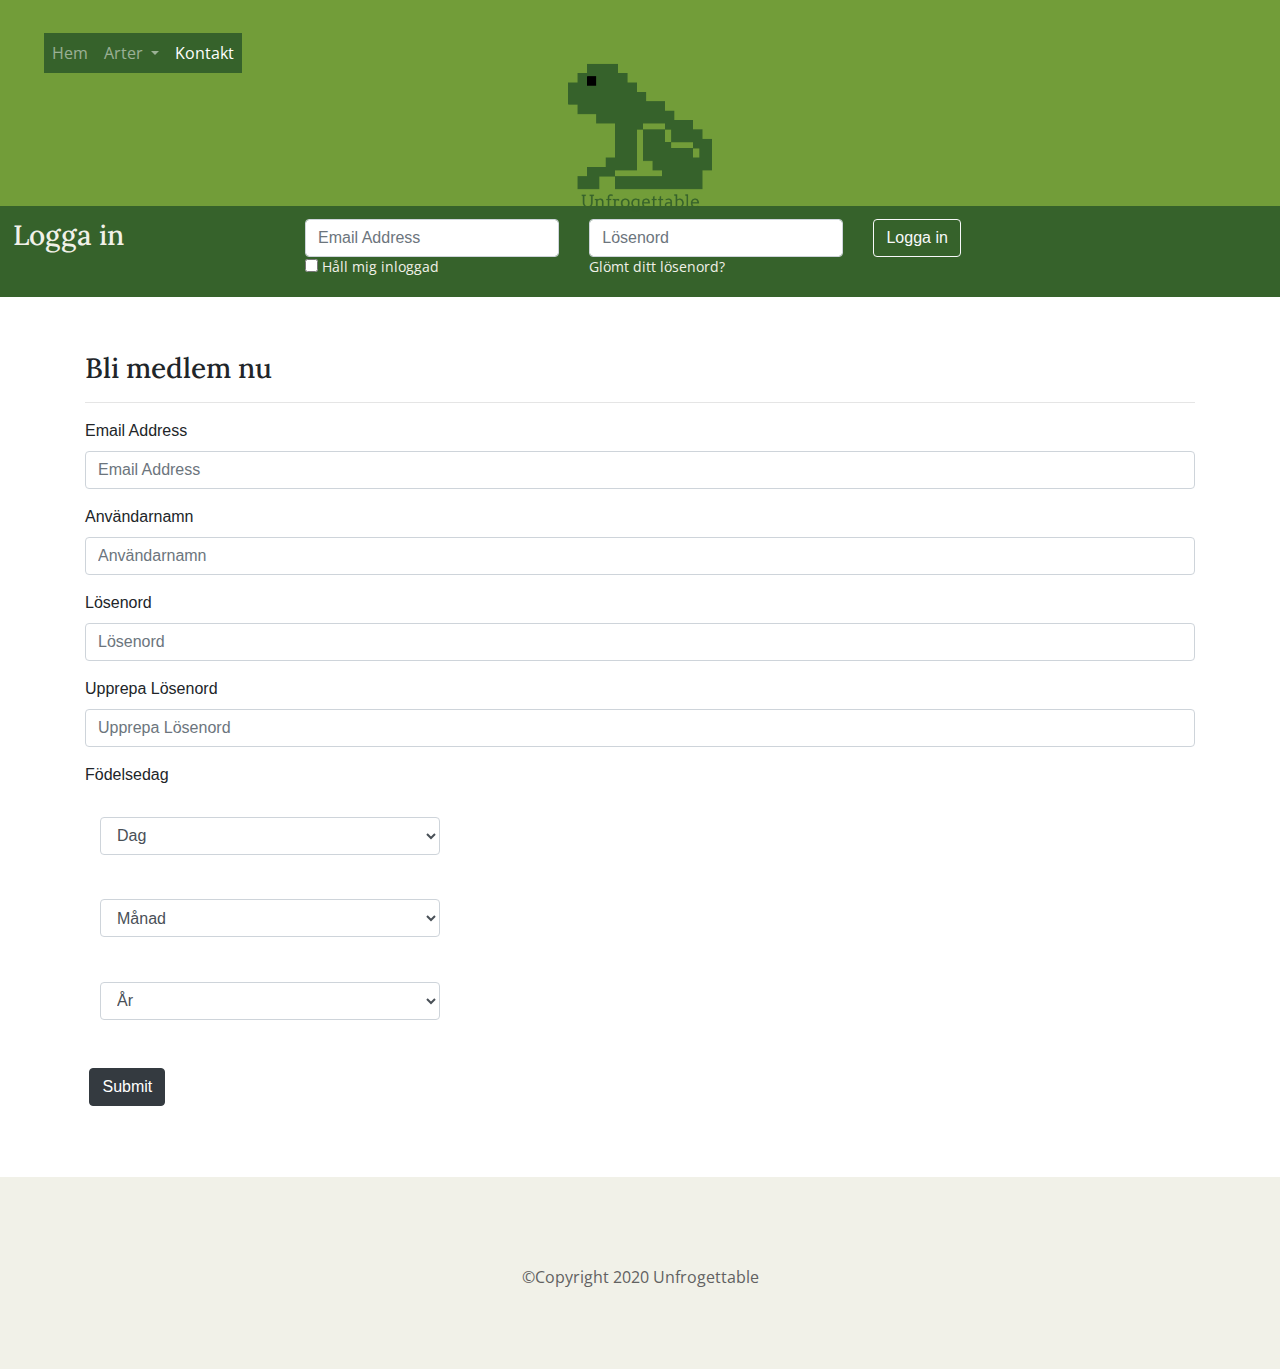
<file: medlem.html>
<!DOCTYPE html>
<html lang="en">

<head>
	<meta charset="UTF-8">
	<link rel="stylesheet" href="main.css">
	<!-- Bootstrap: CSS -->
	<link rel="stylesheet" href="https://stackpath.bootstrapcdn.com/bootstrap/4.3.1/css/bootstrap.min.css" integrity="sha384-ggOyR0iXCbMQv3Xipma34MD+dH/1fQ784/j6cY/iJTQUOhcWr7x9JvoRxT2MZw1T" crossorigin="anonymous">
	<!-- Bootstrap: JS -->
	<script src="https://code.jquery.com/jquery-3.3.1.slim.min.js" integrity="sha384-q8i/X+965DzO0rT7abK41JStQIAqVgRVzpbzo5smXKp4YfRvH+8abtTE1Pi6jizo" crossorigin="anonymous"></script>
	<script src="https://cdnjs.cloudflare.com/ajax/libs/popper.js/1.14.7/umd/popper.min.js" integrity="sha384-UO2eT0CpHqdSJQ6hJty5KVphtPhzWj9WO1clHTMGa3JDZwrnQq4sF86dIHNDz0W1" crossorigin="anonymous"></script>
	<script src="https://stackpath.bootstrapcdn.com/bootstrap/4.3.1/js/bootstrap.min.js" integrity="sha384-JjSmVgyd0p3pXB1rRibZUAYoIIy6OrQ6VrjIEaFf/nJGzIxFDsf4x0xIM+B07jRM" crossorigin="anonymous"></script>
	<!-- Google Fonts: Arvo & Open Sans -->
	<link href="https://fonts.googleapis.com/css2?family=Arvo&family=Open+Sans&display=swap" rel="stylesheet">
	<!-- Font Awesome -->
	<link rel="stylesheet" href="https://pro.fontawesome.com/releases/v5.10.0/css/all.css" integrity="sha384-AYmEC3Yw5cVb3ZcuHtOA93w35dYTsvhLPVnYs9eStHfGJvOvKxVfELGroGkvsg+p" crossorigin="anonymous" />

	<link rel="icon" href="favicon.ico" type="image" sizes="16x16">
	<title>Unfrogettable - Kontakt</title>
</head>


<body>
	<button onclick="topFunction()" id="myBtn" title="Gå högst upp">Top</button>
	<section id="titel">
		<div class="container-fluid">
			<!-- Navbar -->

			<div class="header">
				<nav class="navbar navbar-expand-lg navbar-dark">
					<a class="navbar-brand" href="#"><img src="unfrogettableLogo.png" alt="Logga"></a>
					<button class="navbar-toggler" type="button" data-toggle="collapse" data-target="#navbarSupportedContent" aria-controls="navbarSupportedContent" aria-expanded="false" aria-label="Toggle navigation">
						<span class="navbar-toggler-icon"></span>
					</button>

					<div class="collapse navbar-collapse" id="navbarSupportedContent">
						<ul class="navbar-nav mr-auto">
							<li class="nav-item ">
								<a class="nav-link" href="index.html"><i class="fas fa-home"></i> Hem</a>
							</li>
							<li class="nav-item dropdown">
								<a class="nav-link dropdown-toggle" href="arter.html" id="navbarDropdown" role="button" data-toggle="dropdown" aria-haspopup="true" aria-expanded="false">
									<i class="fas fa-frog"></i> Arter
								</a>
								<div class="dropdown-menu" aria-labelledby="navbarDropdown">
									<a class="dropdown-item" href="arter.html">Visa alla arter</a>
									<a class="dropdown-item" href="korallfingergrodor.html">Korallfingergrodor</a>
									<a class="dropdown-item" href="#">Orientaliska klockgrodor</a>
									<a class="dropdown-item" href="#">Pilgiftsgrodor</a>
									<a class="dropdown-item" href="#">Åkergroda</a>
									<a class="dropdown-item" href="#">Lövgroda</a>
									<a class="dropdown-item" href="#">Gölgroda</a>
									<a class="dropdown-item" href="#">Långbensgroda</a>
								</div>
							</li>

							<li class="nav-item active">
								<a class="nav-link" href="medlem.html"><i class="far fa-envelope"></i> Kontakt<span class="sr-only">(current)</span></a>
							</li>

						</ul>

					</div>
				</nav>
			</div>
		</div>
	</section>

	<section id="kontakt">

		<div class="log-in">
			<div class="row">
				<div class="col-sm-3">
					<div class="logo">
						<h3>Logga in</h3>
					</div>
				</div>
				<div class="col-sm-7">
					<div class="row">
						<div class="col-sm-6 col-lg-5">
							<div class="form-group">
								<input type="text" class="form-control" placeholder="Email Address">
								<div class="login-bottom-text checkbox hidden-sm">
									<label>
										<input type="checkbox">
										Håll mig inloggad
									</label>
								</div>
							</div>
						</div>
						<div class="col-sm-5 col-lg-5">
							<div class="form-group">
								<input type="text" class="form-control" placeholder="Lösenord">
								<div class="login-bottom-text hidden-sm"> Glömt ditt lösenord? </div>
							</div>
						</div>
						<div class="col-sm-2 col-lg-2">
							<div class="form-group">
								<input type="button" value="Logga in" class="btn btn-outline-light btn-header-login">
							</div>
						</div>
					</div>
				</div>
			</div>
		</div>

		<article class="container">
			<div class="">
				<div class="medlem-kontakt">

					<h3><i class="fas fa-frog"></i> Bli medlem nu</h3>
					<hr>
					<div class="form-group">
						<label class="control-label">Email Address</label>
						<input type="text" class="form-control" placeholder="Email Address">
					</div>

					<div class="form-group">
						<label class="control-label">Användarnamn</label>
						<input type="text" class="form-control" placeholder="Användarnamn">
					</div>

					<div class="form-group">
						<label class="control-label">Lösenord</label>
						<input type="text" class="form-control" placeholder="Lösenord">
					</div>

					<div class="form-group">
						<label class="control-label">Upprepa Lösenord</label>
						<input type="text" class="form-control" placeholder="Upprepa Lösenord">
					</div>

					<div class="">
						<label>Födelsedag</label>
						<div class="form-group">
							<div class="col-sm-4 multibox">
								<select class="form-control" name="fodelsedag">
									<option>Dag</option>
									<option value="1">1</option>
									<option value="2">2</option>
									<option value="3">3</option>
									<option value="4">4</option>
									<option value="5">5</option>
									<option value="6">6</option>
									<option value="7">7</option>
									<option value="8">8</option>
									<option value="9">9</option>
									<option value="10">10</option>
									<option value="11">11</option>
									<option value="12">12</option>
									<option value="13">13</option>
									<option value="14">14</option>
									<option value="15">15</option>
									<option value="16">16</option>
									<option value="17">17</option>
									<option value="18">18</option>
									<option value="19">19</option>
									<option value="20">20</option>
									<option value="21">21</option>
									<option value="22">22</option>
									<option value="23">23</option>
									<option value="24">24</option>
									<option value="25">25</option>
									<option value="26">26</option>
									<option value="27">27</option>
									<option value="28">28</option>
									<option value="29">29</option>
									<option value="30">30</option>
									<option value="31">31</option>
								</select>
							</div>
							<div class="col-sm-4 multibox">
								<select class="form-control">
									<option>Månad</option>
									<option value="januari">Januari</option>
									<option value="februari">Februari</option>
									<option value="mars">Mars</option>
									<option value="april">April</option>
									<option value="maj">Maj</option>
									<option value="juni">Juni</option>
									<option value="juli">Juli</option>
									<option value="augusti">Augusti</option>
									<option value="september">September</option>
									<option value="oktober">Oktober</option>
									<option value="november">November</option>
									<option value="december">December</option>
								</select>
							</div>
							<div class="col-sm-4 multibox">
								<select class="form-control">
									<option>År</option>
									<option value="2021">2021</option>
									<option value="2020">2020</option>
									<option value="2019">2019</option>
									<option value="2018">2018</option>
									<option value="2017">2017</option>
									<option value="2016">2016</option>
									<option value="2015">2015</option>
									<option value="2014">2014</option>
									<option value="2013">2013</option>
									<option value="2012">2012</option>
									<option value="2011">2011</option>
									<option value="2010">2010</option>
									<option value="2009">2009</option>
									<option value="2008">2008</option>
									<option value="2007">2007</option>
									<option value="2006">2006</option>
									<option value="2005">2005</option>
									<option value="2004">2004</option>
									<option value="2003">2003</option>
									<option value="2002">2002</option>
									<option value="2001">2001</option>
									<option value="2000">2000</option>
									<option value="1999">1999</option>
									<option value="1998">1998</option>
									<option value="1997">1997</option>
									<option value="1996">1996</option>
									<option value="1995">1995</option>
									<option value="1994">1994</option>
									<option value="1993">1993</option>
									<option value="1992">1992</option>
									<option value="1991">1991</option>
									<option value="1990">1990</option>
									<option value="1989">1989</option>
									<option value="1988">1988</option>
									<option value="1987">1987</option>
									<option value="1986">1986</option>
									<option value="1985">1985</option>
									<option value="1984">1984</option>
									<option value="1983">1983</option>
									<option value="1982">1982</option>
									<option value="1981">1981</option>
									<option value="1980">1980</option>
									<option value="1979">1979</option>
									<option value="1978">1978</option>
									<option value="1977">1977</option>
									<option value="1976">1976</option>
									<option value="1975">1975</option>
									<option value="1974">1974</option>
									<option value="1973">1973</option>
									<option value="1972">1972</option>
									<option value="1971">1971</option>
									<option value="1970">1970</option>
									<option value="1969">1969</option>
									<option value="1968">1968</option>
									<option value="1967">1967</option>
									<option value="1966">1966</option>
									<option value="1965">1965</option>
									<option value="1964">1964</option>
									<option value="1963">1963</option>
									<option value="1962">1962</option>
									<option value="1961">1961</option>
									<option value="1960">1960</option>
									<option value="1959">1959</option>
									<option value="1958">1958</option>
									<option value="1957">1957</option>
									<option value="1956">1956</option>
									<option value="1955">1955</option>
									<option value="1954">1954</option>
									<option value="1953">1953</option>
									<option value="1952">1952</option>
									<option value="1951">1951</option>
									<option value="1950">1950</option>
									<option value="1949">1949</option>
									<option value="1948">1948</option>
									<option value="1947">1947</option>
									<option value="1946">1946</option>
									<option value="1945">1945</option>
									<option value="1944">1944</option>
									<option value="1943">1943</option>
									<option value="1942">1942</option>
									<option value="1941">1941</option>
									<option value="1940">1940</option>
									<option value="1939">1939</option>
									<option value="1938">1938</option>
									<option value="1937">1937</option>
									<option value="1936">1936</option>
									<option value="1935">1935</option>
									<option value="1934">1934</option>
									<option value="1933">1933</option>
									<option value="1932">1932</option>
									<option value="1931">1931</option>
									<option value="1930">1930</option>
									<option value="1929">1929</option>
									<option value="1928">1928</option>
									<option value="1927">1927</option>
									<option value="1926">1926</option>
									<option value="1925">1925</option>
									<option value="1924">1924</option>
									<option value="1923">1923</option>
									<option value="1922">1922</option>
									<option value="1921">1921</option>
									<option value="1920">1920</option>
									<option value="1919">1919</option>
									<option value="1918">1918</option>
									<option value="1917">1917</option>
									<option value="1916">1916</option>
									<option value="1915">1915</option>
									<option value="1914">1914</option>
									<option value="1913">1913</option>
									<option value="1912">1912</option>
									<option value="1911">1911</option>
									<option value="1910">1910</option>
									<option value="1909">1909</option>
									<option value="1908">1908</option>
									<option value="1907">1907</option>
									<option value="1906">1906</option>
									<option value="1905">1905</option>
									<option value="1904">1904</option>
									<option value="1903">1903</option>
								</select>
							</div>

						</div>
					</div>
					<div style="height:10px;"></div>
					<div class="form-group">
						<label class="control-label"></label>
						<input type="submit" class="btn btn-dark">
					</div>

				</div>
			</div>
		</article>
	</section>
	<section id="footer">
		<footer>
			<i class="footer-icons fab fa-twitter"></i>
			<i class="footer-icons fab fa-facebook-f"></i>
			<i class="footer-icons fab fa-instagram"></i>
			<i class="footer-icons fas fa-envelope"></i>
			<p class="footer-p">©Copyright 2020 Unfrogettable</p>
		</footer>
	</section>
	<script src="main.js"></script>
</body>


</html>
</file>
<file: main.css>
@import url('https://fonts.googleapis.com/css2?family=Lora:wght@700&family=Open+Sans&display=swap');

#myBtn {
	display: none;
	/*Gömmer orginal knappen*/
	position: fixed;
	/*Fixed/sticky position, följer med när man scrollar*/
	bottom: 20px;
	/*Knappen fastnar längst ner på skärmen när man skrollar*/
	right: 30px;
	z-index: 99;
	border: none;
	/*Gömmer border*/
	outline: none;
	/*Gömmer outline*/
	background-color: #36622b;
	color: #f1f1e8;
	cursor: pointer;
	padding: 15px;
	border-radius: 10px;
	font-size: 18px;
}

/*Ändrar färgen på bakgrund och text när cursorn är över knappen*/
#myBtn:hover {
	background-color: #c6e377;
	color: #36622b;
}

#titel {
	background-color: #729d39;
	color: #f1f1e8 !important;
}

h1 {
	font-family: 'Lora', serif;
	font-size: 3.5rem;
	line-height: 1.5;
}

h2 {
	font-family: 'Lora', serif;
	font-size: 3rem;
	line-height: 1.5;
}

h3 {
	font-family: 'Lora', serif;
	font-size: 2rem;
}

h5 {
	font-family: 'Lora', serif;
	font-size: 1.5rem;
}

p {
	font-family: 'Open Sans', sans-serif;
}

/*Ändrar färg när man strycker över*/
::selection {
	color: #f1f1e8;
	background: #36622b;
}

/*Navbar*/

.header {
	padding: 2% 1% 10% 1%;
}

.header a {
	font-family: 'Open Sans', sans-serif;
	color: #f1f1e8;
}

.navbar-brand img {
	width: 160px;
}

.navbar-brand {
	left: 50%;
	top: 25px;
	/*Flyttar loggan till mitten av skärmen*/
	transform: translateX(-50%);
	position: absolute;
}

.navbar {
	padding: 15%;
}

.navbar-toggler {
	border: none;
	outline: none;
	padding: 0;
	margin-top: 30px;
}

.nav-link {
	background: #36622b;
}

/*Ändrar färgen på bakgrunden när man öppnar dropdown menyn*/
.navbar-nav > li > .dropdown-menu {
	background-color: #36622b;
}

/*Medlem img*/

.medlem-login {
	margin-left: 1%;
	width: 18%;
	background: #36622b;
}

.medlem-login a {
	margin-left: 1%;
}

.medlem-login img {
	width: 50px;
	height: 50px;
	border-radius: 100%;
	margin-left: 1%;
}


/*Slogan/titel*/

.slogan {
	padding: 4% 7% 15% 7%;
	text-align: center;
}

/*Arter*/
#arter {
	padding: 9% 12% 6% 12%;
	background-color: #f1f1e8 !important;
	text-align: center;
}


.arter-box {
	padding: 6%;
}

.arter-box h3 {
	padding: 3% 0% 1% 0%;
}

.arter-box p {
	color: #616161;
	padding: 3% 0% 2% 0%;
}

.arter-box img {
	width: 70%;
}

/*Miljö*/

.carousel-item p {
	font-size: 1.5rem;
	padding-bottom: 25%;
	color: #f1f1e8;
}

.carousel-item h3 {
	font-size: 2rem;
	color: #f1f1e8;
}

/*Jumbotron Medlem*/

#medlem {
	padding: 8% 7%;
	color: #f1f1e8 !important;
}

.jumbotron {
	background-color: #36622b !important;

}

.jumbotron a {
	color: #f1f1e8 !important;
}

/*Footer*/

#footer {
	text-align: center;
	padding: 5% 5%;
	color: #616161 !important;
	background-color: #f1f1e8 !important;
}

.footer-icons {
	margin: 0% 1% 0% 1%;
}

/*Kontakt Sida*/

.logo {
	color: #f1f1e8;
	margin: 0;

}

.login-bottom-text {
	font-size: 0.9rem;
	color: #f1f1e8;
	line-height: 19px;
	font-family: 'Open Sans', sans-serif;
}

.log-in {
	background: #36622b;
	padding: 1% 10% 1% 1%;

}

.log-in .form-group {
	margin-bottom: 0px;
}

.log-in .btn-header-login {
	margin-bottom: 15px;
}

.medlem-kontakt {
	padding: 5% 0% 5% 0%;
}

.multibox {
	padding: 2% 0% 2% 0%;
}

/*Arter Sida*/
.arter-slogan {
	padding: 2% 7% 2% 7%;
	text-align: center;
}

#lista {
	background-color: #f1f1e8;
	padding: 4% 0%;
}

.arter-card {
	padding: 3% 1%;
}

/*Koralfingergrodan Sida*/

.koral {
	padding: 5% 2% 3% 2%;
}

.koral img {
	width: 100%;
	padding-top: 6%;
	/*Bilden följer när man skrollar*/
	position: sticky;
	top: 0;
}


@media (max-width: 700px) {

	/*Tar bort loggan på sidan på mindra skärmar*/
	.navbar-brand img {
		display: none;
	}
	.medlem-login {
		width: 98%;
	}
	p {
		font-size: 2rem;
	}

	h1 {
		font-size: 3.5rem;
	}

	h2 {
		font-size: 3rem;
	}

	h3 {
		font-size: 2.5rem;
	}

	h5 {
		font-size: 2.25rem;
	}



}
</file>
